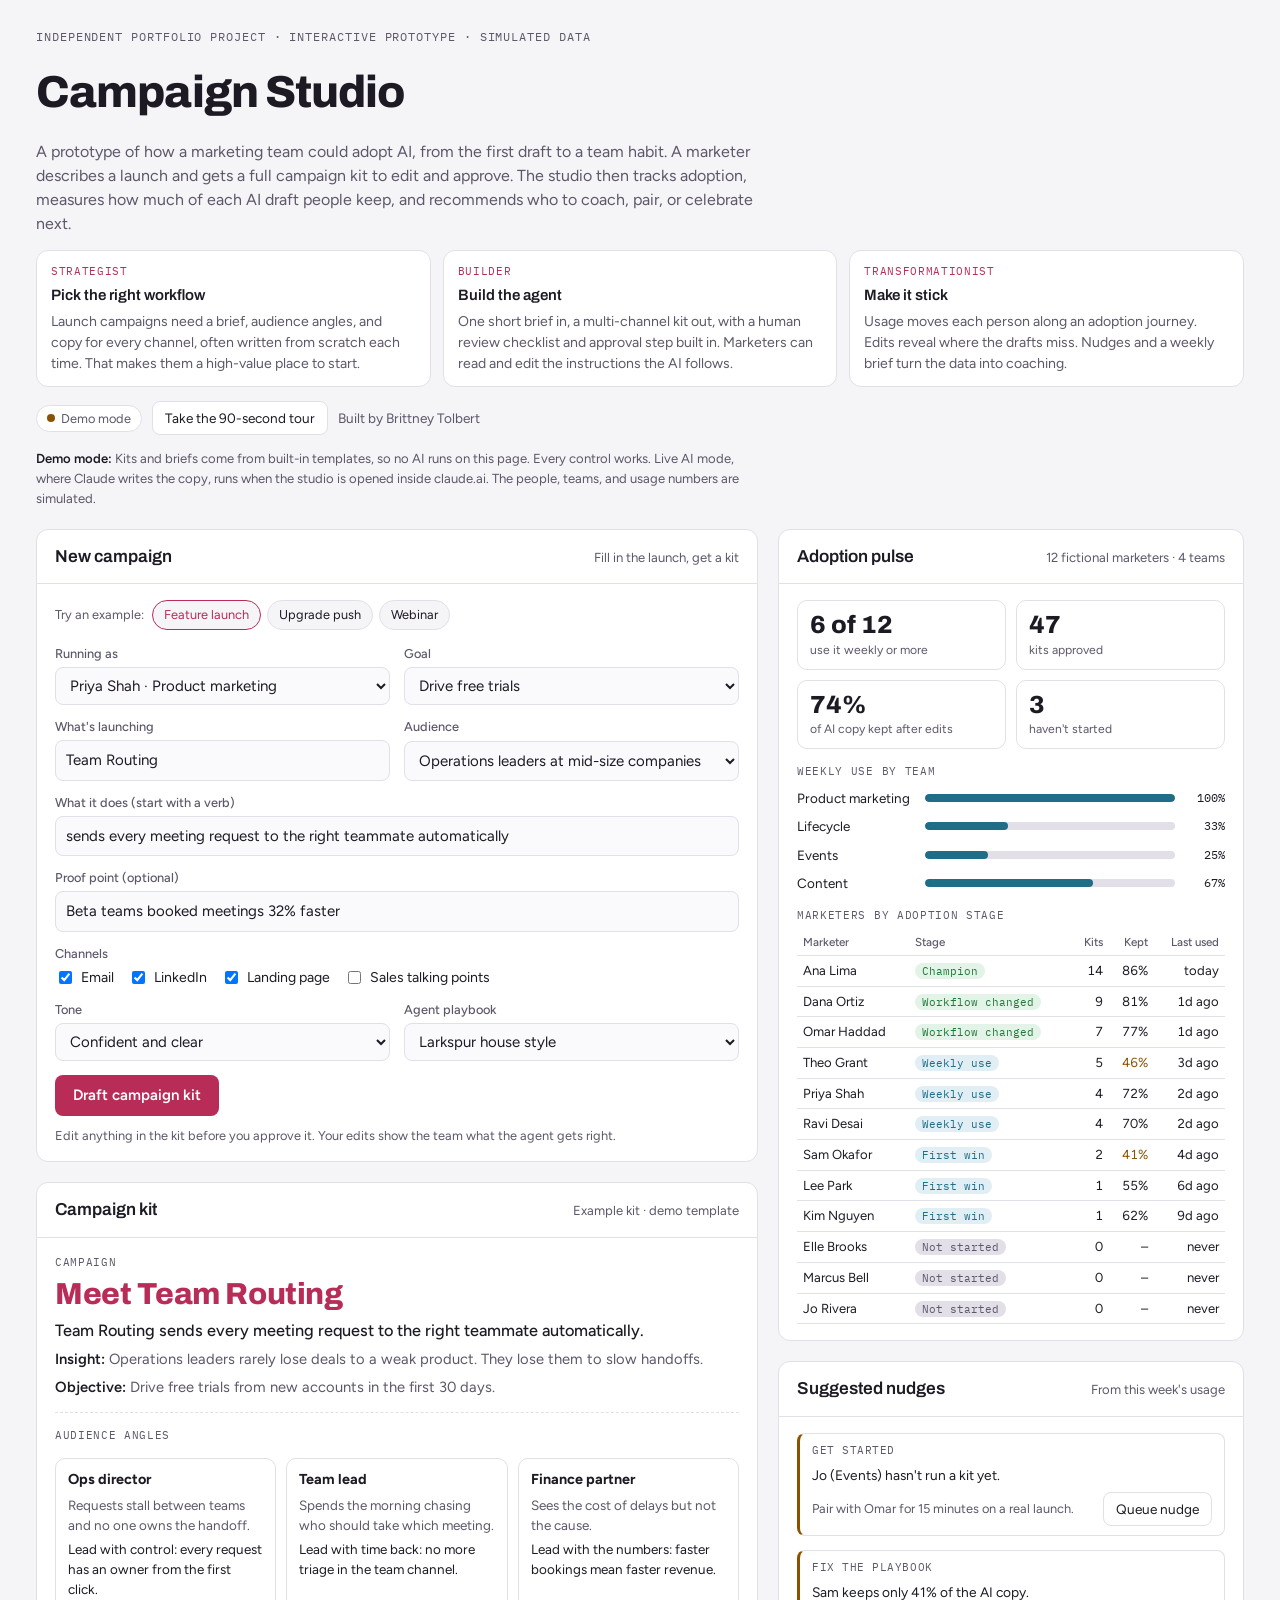
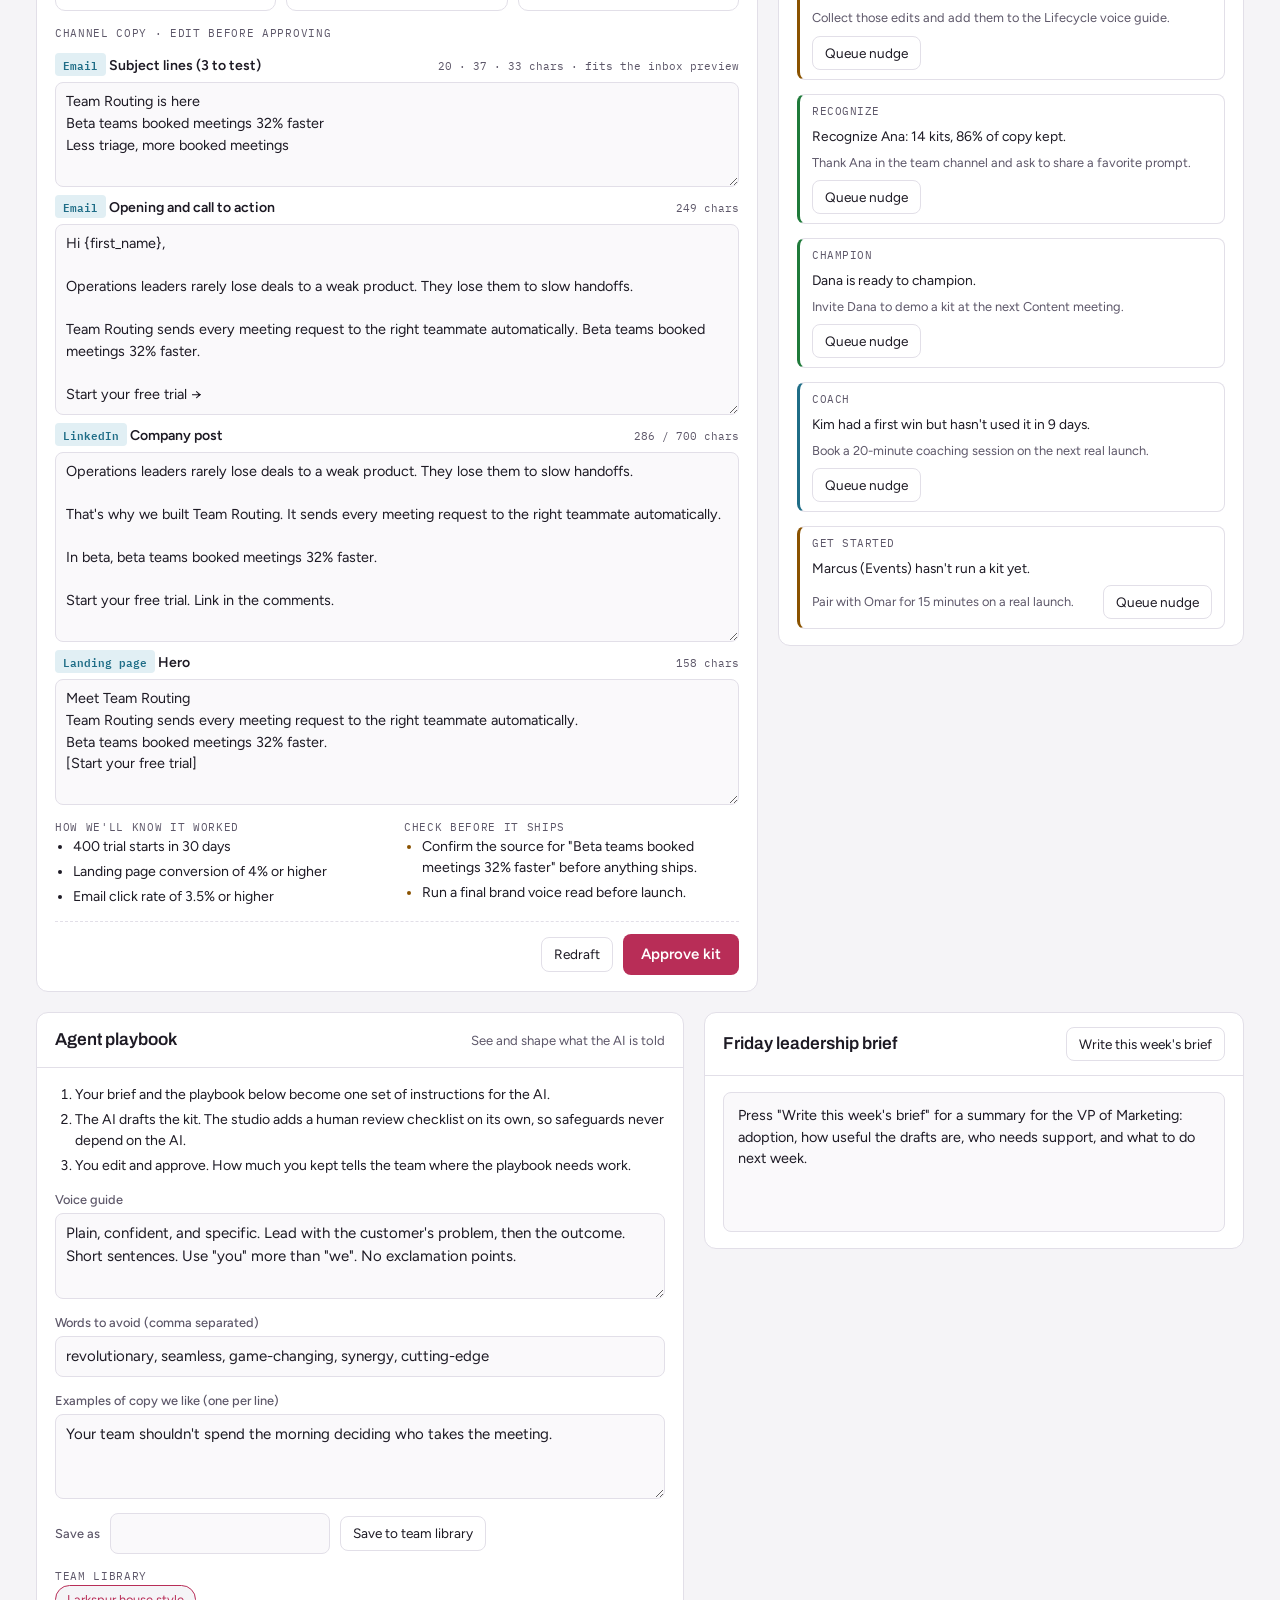
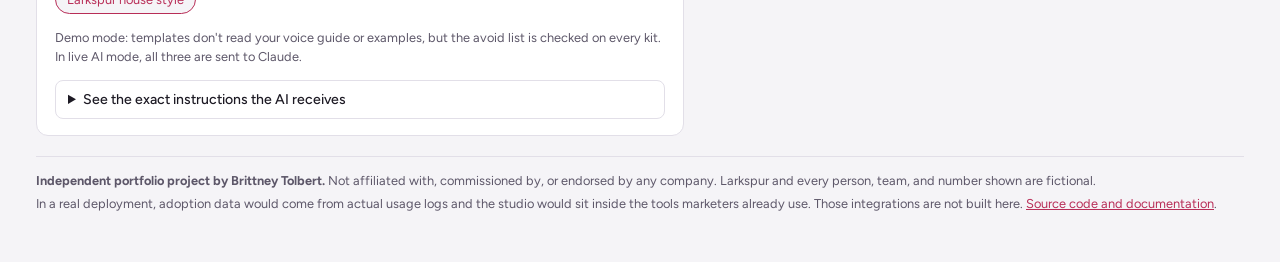
<file: index.html>
<!doctype html>
<html lang="en">
<head>
<meta charset="utf-8">
<meta name="viewport" content="width=device-width, initial-scale=1, viewport-fit=cover">
<title>Campaign Studio</title>
<meta name="description" content="Campaign Studio: an independent, interactive prototype of an AI campaign agent for marketing teams, with human approval, adoption tracking, coaching nudges, and a leadership brief. Simulated data.">
<link rel="preconnect" href="https://fonts.googleapis.com">
<link rel="preconnect" href="https://fonts.gstatic.com" crossorigin>
<link rel="stylesheet" href="https://fonts.googleapis.com/css2?family=Archivo:wght@600;800&family=Figtree:wght@400;500;600&family=IBM+Plex+Mono:wght@400;500&display=swap">
<link rel="stylesheet" href="css/styles.css">
</head>
<body>
<main id="app"><noscript><p style="padding:16px">Campaign Studio is interactive and needs JavaScript turned on.</p></noscript></main>
<script src="js/data.js"></script>
<script src="js/logic.js"></script>
<script src="js/app.js"></script>
</body>
</html>
</file>
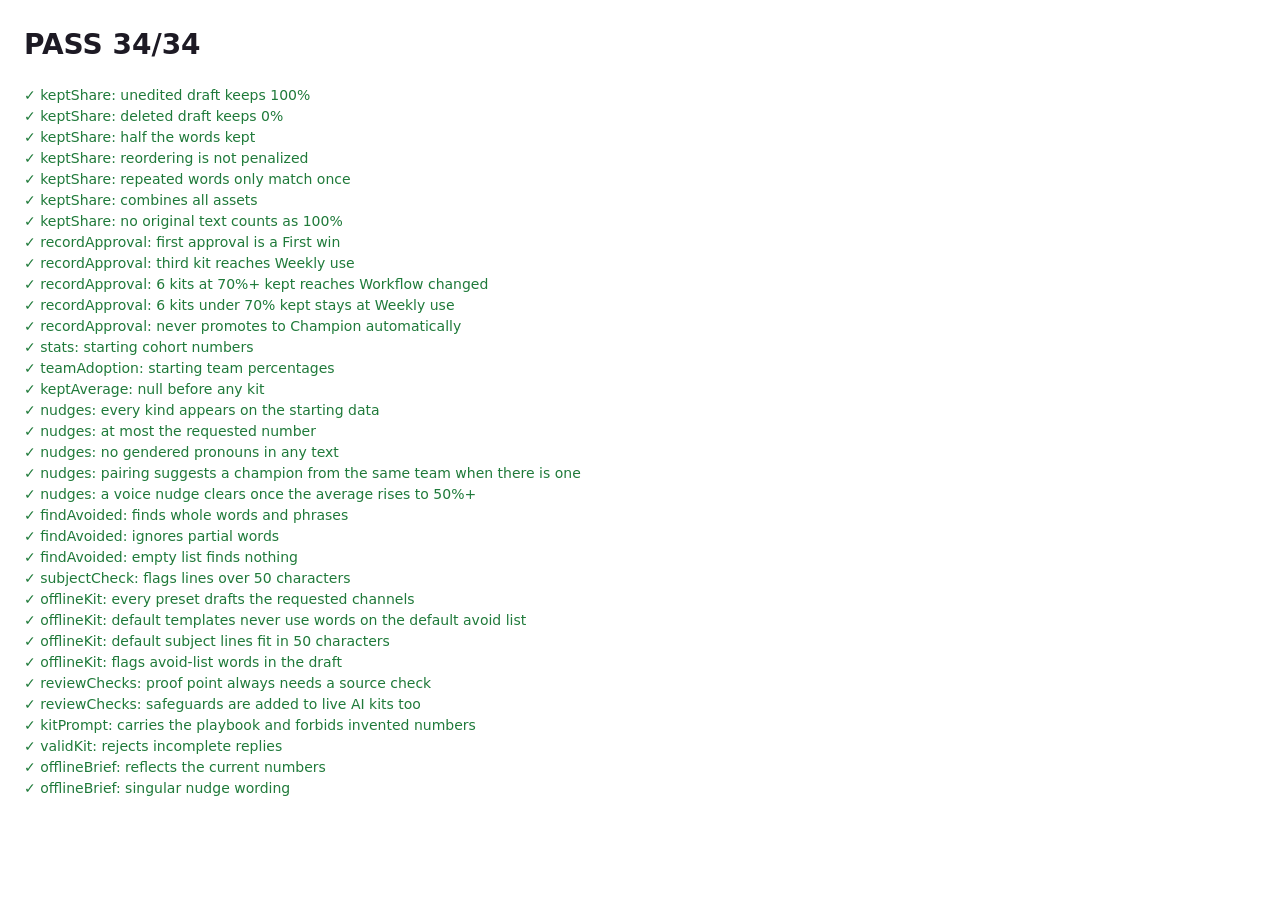
<file: tests/index.html>
<!doctype html>
<html lang="en">
<head>
<meta charset="utf-8">
<meta name="viewport" content="width=device-width, initial-scale=1">
<title>Campaign Studio tests</title>
<style>body { font: 14px/1.5 system-ui, sans-serif; margin: 24px; background: #fff; color: #1d1a24; } ul { padding-left: 0; list-style: none; }</style>
</head>
<body>
<ul id="results"></ul>
<script src="../js/data.js"></script>
<script src="../js/logic.js"></script>
<script src="logic.tests.js"></script>
</body>
</html>
</file>
<file: css/styles.css>
/* Campaign Studio
   Layout: a studio desk. Intro band on top; brief in and kit out on the left; adoption pulse and nudges on the right;
   agent playbook and leadership brief below. */
:root {
  --bg: #f5f4f7;
  --panel: #ffffff;
  --ink: #1d1a24;
  --muted: #5d5769;
  --line: #e2dfe8;
  --accent: #b82d57;
  --accent-soft: #fbe8ee;
  --data: #1f6d87;
  --data-soft: #e1eff4;
  --warn: #8a5200;
  --warn-soft: #fbefdc;
  --good: #1f7a3a;
  --good-soft: #e3f3e7;
  --field: #faf9fb;
  --shadow: 0 12px 32px rgba(29, 26, 36, 0.18);
  --display: "Archivo", "Segoe UI", system-ui, sans-serif;
  --body: "Figtree", "Segoe UI", system-ui, sans-serif;
  --mono: "IBM Plex Mono", ui-monospace, Consolas, monospace;
  color-scheme: light;
}
@media (prefers-color-scheme: dark) { :root:not([data-theme="light"]) {
  --bg: #141219; --panel: #1c1a22; --ink: #ece9f1; --muted: #a59eb2; --line: #2f2b38;
  --accent: #f07299; --accent-soft: #3a1f2a; --data: #63c3de; --data-soft: #16303a;
  --warn: #f0b15a; --warn-soft: #33281a; --good: #74d391; --good-soft: #1a2e20; --field: #17151c;
  --shadow: 0 12px 32px rgba(0, 0, 0, 0.5); color-scheme: dark; } }
:root[data-theme="dark"] {
  --bg: #141219; --panel: #1c1a22; --ink: #ece9f1; --muted: #a59eb2; --line: #2f2b38;
  --accent: #f07299; --accent-soft: #3a1f2a; --data: #63c3de; --data-soft: #16303a;
  --warn: #f0b15a; --warn-soft: #33281a; --good: #74d391; --good-soft: #1a2e20; --field: #17151c;
  --shadow: 0 12px 32px rgba(0, 0, 0, 0.5); color-scheme: dark; }

* { box-sizing: border-box; }
[hidden] { display: none !important; }
html { -webkit-text-size-adjust: 100%; }
body { margin: 0; background: var(--bg); color: var(--ink); font-family: var(--body); font-size: 15px; line-height: 1.5; }
.wrap { max-width: 1240px; margin: 0 auto; padding-block: 28px 48px;
  padding-left: max(16px, env(safe-area-inset-left, 0px)); padding-right: max(16px, env(safe-area-inset-right, 0px));
  display: grid; gap: 20px; }
h1, h2, h3 { font-family: var(--display); margin: 0; text-wrap: balance; }
h1 { font-size: clamp(1.9rem, 4vw, 2.8rem); font-weight: 800; letter-spacing: -0.02em; }
h2 { font-size: 1.08rem; font-weight: 600; }
h3 { font-size: 0.95rem; font-weight: 600; }
a { color: var(--accent); }
.eyebrow { font-family: var(--mono); font-size: 0.72rem; letter-spacing: 0.08em; text-transform: uppercase; color: var(--muted); }
.note { font-size: 0.8rem; color: var(--muted); margin: 0; }
.skip { position: absolute; left: -9999px; }
.skip:focus { left: 16px; top: 16px; z-index: 50; background: var(--panel); padding: 8px 12px; border-radius: 8px; }

/* Intro */
.intro { display: grid; gap: 14px; }
.intro .lead { margin: 0; max-width: 72ch; color: var(--muted); font-size: 1rem; }
.meta { display: flex; flex-wrap: wrap; gap: 10px; align-items: center; font-size: 0.85rem; color: var(--muted); }
.pill { display: inline-flex; align-items: center; gap: 6px; padding: 3px 10px; border-radius: 999px; border: 1px solid var(--line); background: var(--panel); font-size: 0.8rem; }
.dot { width: 8px; height: 8px; border-radius: 50%; background: var(--warn); }
.pill.live .dot { background: var(--good); }
.pillars { display: grid; grid-template-columns: repeat(3, minmax(0, 1fr)); gap: 12px; }
@media (max-width: 760px) { .pillars { grid-template-columns: minmax(0, 1fr); } }
.pillar { background: var(--panel); border: 1px solid var(--line); border-radius: 12px; padding: 12px 14px; display: grid; gap: 4px; align-content: start; }
.pillar b { font-family: var(--display); font-weight: 600; }
.pillar p { margin: 0; font-size: 0.88rem; color: var(--muted); }
.pillar .k { font-family: var(--mono); font-size: 0.7rem; letter-spacing: 0.06em; text-transform: uppercase; color: var(--accent); }
.disclose { font-size: 0.82rem; color: var(--muted); margin: 0; max-width: 90ch; }
.disclose b { color: var(--ink); font-weight: 600; }

/* Layout */
.main { display: grid; grid-template-columns: minmax(0, 1.55fr) minmax(0, 1fr); gap: 20px; align-items: start; }
.lower { display: grid; grid-template-columns: minmax(0, 1.2fr) minmax(0, 1fr); gap: 20px; align-items: start; }
@media (max-width: 920px) { .main, .lower { grid-template-columns: minmax(0, 1fr); } }
.col { display: grid; gap: 20px; min-width: 0; }
.panel { background: var(--panel); border: 1px solid var(--line); border-radius: 12px; min-width: 0; scroll-margin-top: 16px; }
.panel-head { display: flex; justify-content: space-between; align-items: baseline; gap: 12px; flex-wrap: wrap; padding: 14px 18px; border-bottom: 1px solid var(--line); }
.panel-head .sub { font-size: 0.82rem; color: var(--muted); }
.panel-body { padding: 16px 18px; display: grid; gap: 14px; min-width: 0; }

/* Form */
.chips { display: flex; gap: 6px; flex-wrap: wrap; align-items: center; }
.chips > span { font-size: 0.8rem; color: var(--muted); margin-right: 2px; }
.chip { font: inherit; font-size: 0.8rem; padding: 4px 11px; border-radius: 999px; border: 1px solid var(--line); background: var(--bg); color: var(--ink); cursor: pointer; }
.chip:hover, .chip[aria-pressed="true"] { border-color: var(--accent); color: var(--accent); }
.form { display: grid; grid-template-columns: repeat(2, minmax(0, 1fr)); gap: 12px 14px; }
.form .full { grid-column: 1 / -1; }
@media (max-width: 560px) { .form { grid-template-columns: minmax(0, 1fr); } }
.field { display: grid; gap: 4px; min-width: 0; }
label, .legend { font-size: 0.8rem; color: var(--muted); font-weight: 500; }
select, textarea, input[type=text] { font: inherit; color: var(--ink); background: var(--field); border: 1px solid var(--line); border-radius: 8px; padding: 8px 10px; width: 100%; min-width: 0; }
textarea { resize: vertical; }
.checks { display: flex; flex-wrap: wrap; gap: 6px 14px; border: 0; margin: 0; padding: 0; }
.checks legend { padding: 0; margin-bottom: 4px; }
.checks label { display: inline-flex; gap: 6px; align-items: center; color: var(--ink); font-size: 0.88rem; font-weight: 400; }
.actions { display: flex; gap: 10px; flex-wrap: wrap; align-items: center; }
.error { color: var(--warn); font-size: 0.85rem; margin: 0; }
button.primary { font: inherit; font-weight: 600; padding: 9px 18px; border-radius: 8px; border: 0; background: var(--accent); color: var(--panel); cursor: pointer; }
button.ghost { font: inherit; font-size: 0.85rem; padding: 6px 12px; border-radius: 8px; border: 1px solid var(--line); background: var(--panel); color: var(--ink); cursor: pointer; }
button.ghost:hover { border-color: var(--accent); }
button:disabled { opacity: 0.55; cursor: default; }
button:focus-visible, .chip:focus-visible, select:focus-visible, textarea:focus-visible, input:focus-visible, a:focus-visible, summary:focus-visible { outline: 2px solid var(--accent); outline-offset: 2px; }

/* Kit */
.kit-top { display: grid; gap: 6px; padding-bottom: 14px; border-bottom: 1px dashed var(--line); }
.kit-name { font-family: var(--display); font-weight: 800; font-size: clamp(1.4rem, 3vw, 1.9rem); letter-spacing: -0.015em; line-height: 1.15; color: var(--accent); overflow-wrap: anywhere; }
.kit-msg { font-size: 1.02rem; font-weight: 500; }
.kit-insight { color: var(--muted); font-size: 0.92rem; margin: 0; }
.kit-insight b { color: var(--ink); font-weight: 600; }
.badge { font-family: var(--mono); font-size: 0.7rem; padding: 2px 8px; border-radius: 4px; background: var(--data-soft); color: var(--data); }
.segs { display: grid; grid-template-columns: repeat(3, minmax(0, 1fr)); gap: 10px; }
@media (max-width: 640px) { .segs { grid-template-columns: minmax(0, 1fr); } }
.seg { border: 1px solid var(--line); border-radius: 10px; padding: 10px 12px; display: grid; gap: 4px; align-content: start; }
.seg b { font-size: 0.9rem; }
.seg p { margin: 0; font-size: 0.84rem; color: var(--muted); }
.seg p.angle { color: var(--ink); }
.k-label { font-family: var(--mono); font-size: 0.7rem; letter-spacing: 0.06em; text-transform: uppercase; color: var(--muted); }
.assets { display: grid; gap: 10px; }
.asset { display: grid; gap: 6px; }
.asset-head { display: flex; justify-content: space-between; gap: 8px; flex-wrap: wrap; align-items: baseline; }
.asset-head label { font-size: 0.88rem; color: var(--ink); font-weight: 600; }
.count { font-family: var(--mono); font-size: 0.7rem; color: var(--muted); font-variant-numeric: tabular-nums; }
.count.over { color: var(--warn); }
.asset textarea { font-size: 0.9rem; line-height: 1.5; }
.two { display: grid; grid-template-columns: repeat(2, minmax(0, 1fr)); gap: 14px; }
@media (max-width: 640px) { .two { grid-template-columns: minmax(0, 1fr); } }
ul.plain { margin: 0; padding-left: 18px; display: grid; gap: 4px; font-size: 0.88rem; }
ul.flags li::marker { color: var(--warn); }
.kit-foot { display: flex; justify-content: space-between; gap: 10px; flex-wrap: wrap; align-items: center; padding-top: 12px; border-top: 1px dashed var(--line); }
.toast { font-size: 0.85rem; color: var(--good); }
.tip { border: 1px solid var(--line); border-left: 3px solid var(--data); border-radius: 8px; padding: 10px 12px; display: grid; gap: 8px; font-size: 0.88rem; }
.tip p { margin: 0; }

/* Pulse */
.stats { display: grid; grid-template-columns: repeat(2, minmax(0, 1fr)); gap: 10px; }
.stat { border: 1px solid var(--line); border-radius: 10px; padding: 10px 12px; display: grid; gap: 2px; }
.stat b { font-family: var(--display); font-weight: 800; font-size: 1.55rem; font-variant-numeric: tabular-nums; line-height: 1.1; }
.stat span { font-size: 0.76rem; color: var(--muted); }
.flash { animation: flash 1.2s ease; }
@keyframes flash { 0% { background: var(--good-soft); } 100% { background: transparent; } }
.teams { display: grid; gap: 8px; }
.team { display: grid; grid-template-columns: 118px minmax(0, 1fr) 40px; gap: 10px; align-items: center; font-size: 0.84rem; }
.track { height: 8px; border-radius: 4px; background: var(--line); overflow: hidden; }
.fill { height: 100%; background: var(--data); border-radius: 4px; transition: width 0.6s ease; }
.team em { font-style: normal; font-family: var(--mono); font-size: 0.75rem; text-align: right; font-variant-numeric: tabular-nums; }
.roster { overflow-x: auto; }
table { width: 100%; border-collapse: collapse; font-size: 0.82rem; }
caption { text-align: left; padding-bottom: 6px; }
th { text-align: left; font-weight: 500; color: var(--muted); font-size: 0.72rem; padding: 4px 6px; border-bottom: 1px solid var(--line); white-space: nowrap; }
td { padding: 5px 6px; border-bottom: 1px solid var(--line); white-space: nowrap; font-variant-numeric: tabular-nums; }
td.num, th.num { text-align: right; }
.stage { font-family: var(--mono); font-size: 0.68rem; padding: 1px 7px; border-radius: 999px; background: var(--data-soft); color: var(--data); }
.stage.s0 { background: var(--line); color: var(--muted); }
.stage.s3, .stage.s4 { background: var(--good-soft); color: var(--good); }
.low { color: var(--warn); }
.nudge { border: 1px solid var(--line); border-left: 3px solid var(--warn); border-radius: 8px; padding: 9px 12px; display: grid; gap: 6px; }
.nudge.champion, .nudge.recognize { border-left-color: var(--good); }
.nudge.coach { border-left-color: var(--data); }
.nudge p { margin: 0; font-size: 0.86rem; }
.nudge small { color: var(--muted); font-size: 0.8rem; }
.nudge .row { display: flex; justify-content: space-between; gap: 8px; align-items: center; flex-wrap: wrap; }
.kind { font-family: var(--mono); font-size: 0.66rem; letter-spacing: 0.05em; text-transform: uppercase; color: var(--muted); }

/* Playbook + brief */
.summary { white-space: pre-wrap; background: var(--field); border: 1px solid var(--line); border-radius: 8px; padding: 12px 14px; font-size: 0.9rem; min-height: 140px; overflow-wrap: anywhere; }
details { border: 1px solid var(--line); border-radius: 8px; padding: 8px 12px; }
details summary { cursor: pointer; font-size: 0.88rem; font-weight: 500; }
details pre { white-space: pre-wrap; overflow-wrap: anywhere; font-family: var(--mono); font-size: 0.74rem; color: var(--muted); margin: 10px 0 4px; max-height: 320px; overflow-y: auto; }
ol.steps { margin: 0; padding-left: 20px; display: grid; gap: 4px; font-size: 0.88rem; }
.templates { display: flex; flex-wrap: wrap; gap: 6px; }

footer { font-size: 0.8rem; color: var(--muted); border-top: 1px solid var(--line); padding-top: 14px; display: grid; gap: 4px; }
footer p { margin: 0; }

/* Guided tour */
.tour-target { outline: 3px solid var(--accent); outline-offset: 4px; border-radius: 12px; }
.tour { position: fixed; z-index: 40; left: 50%; transform: translateX(-50%); bottom: calc(16px + env(safe-area-inset-bottom, 0px));
  width: min(460px, calc(100% - 32px)); background: var(--panel); color: var(--ink); border: 1px solid var(--line); border-radius: 12px;
  box-shadow: var(--shadow); padding: 14px 16px; display: grid; gap: 8px; }
.tour h2 { font-size: 1rem; }
.tour p { margin: 0; font-size: 0.9rem; }
.tour .row { display: flex; justify-content: space-between; align-items: center; gap: 8px; flex-wrap: wrap; }
.tour .count { font-size: 0.75rem; }

@media (prefers-reduced-motion: reduce) { .flash { animation: none; } .fill { transition: none; } }
</file>
